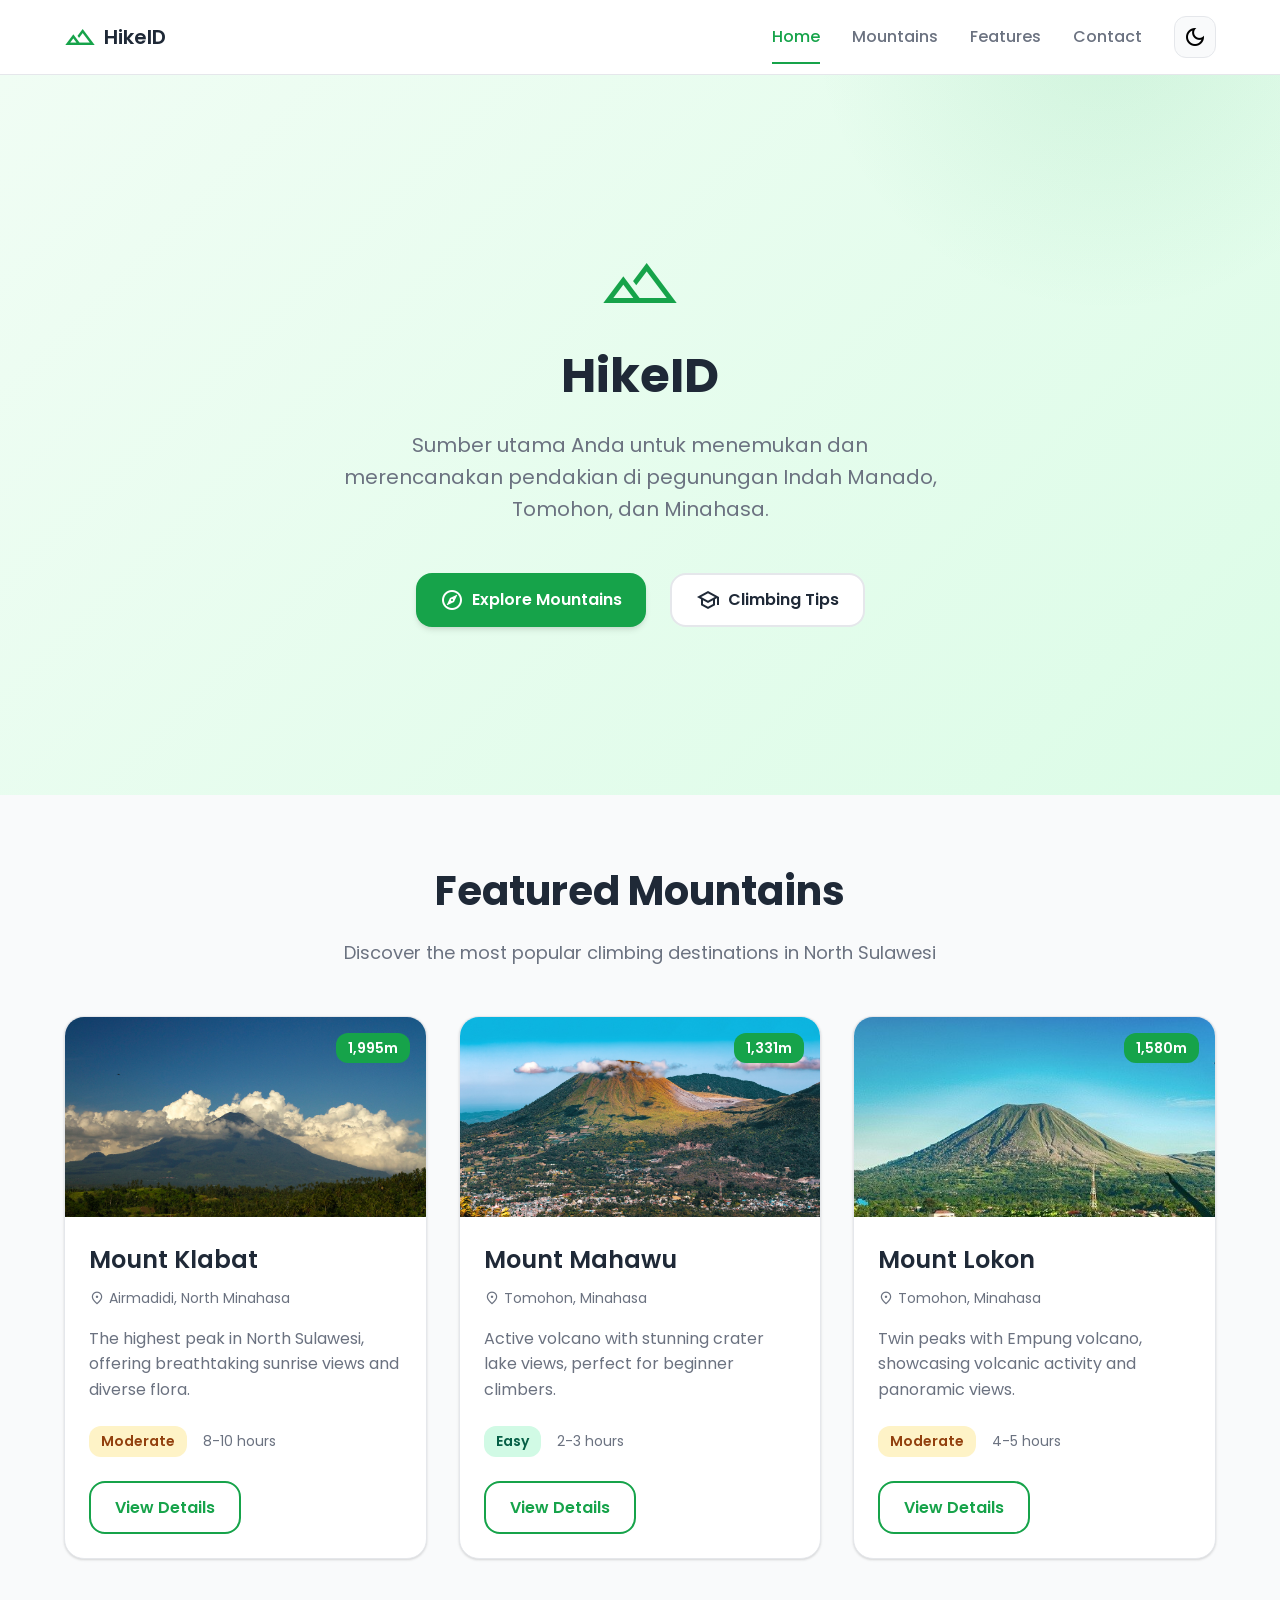
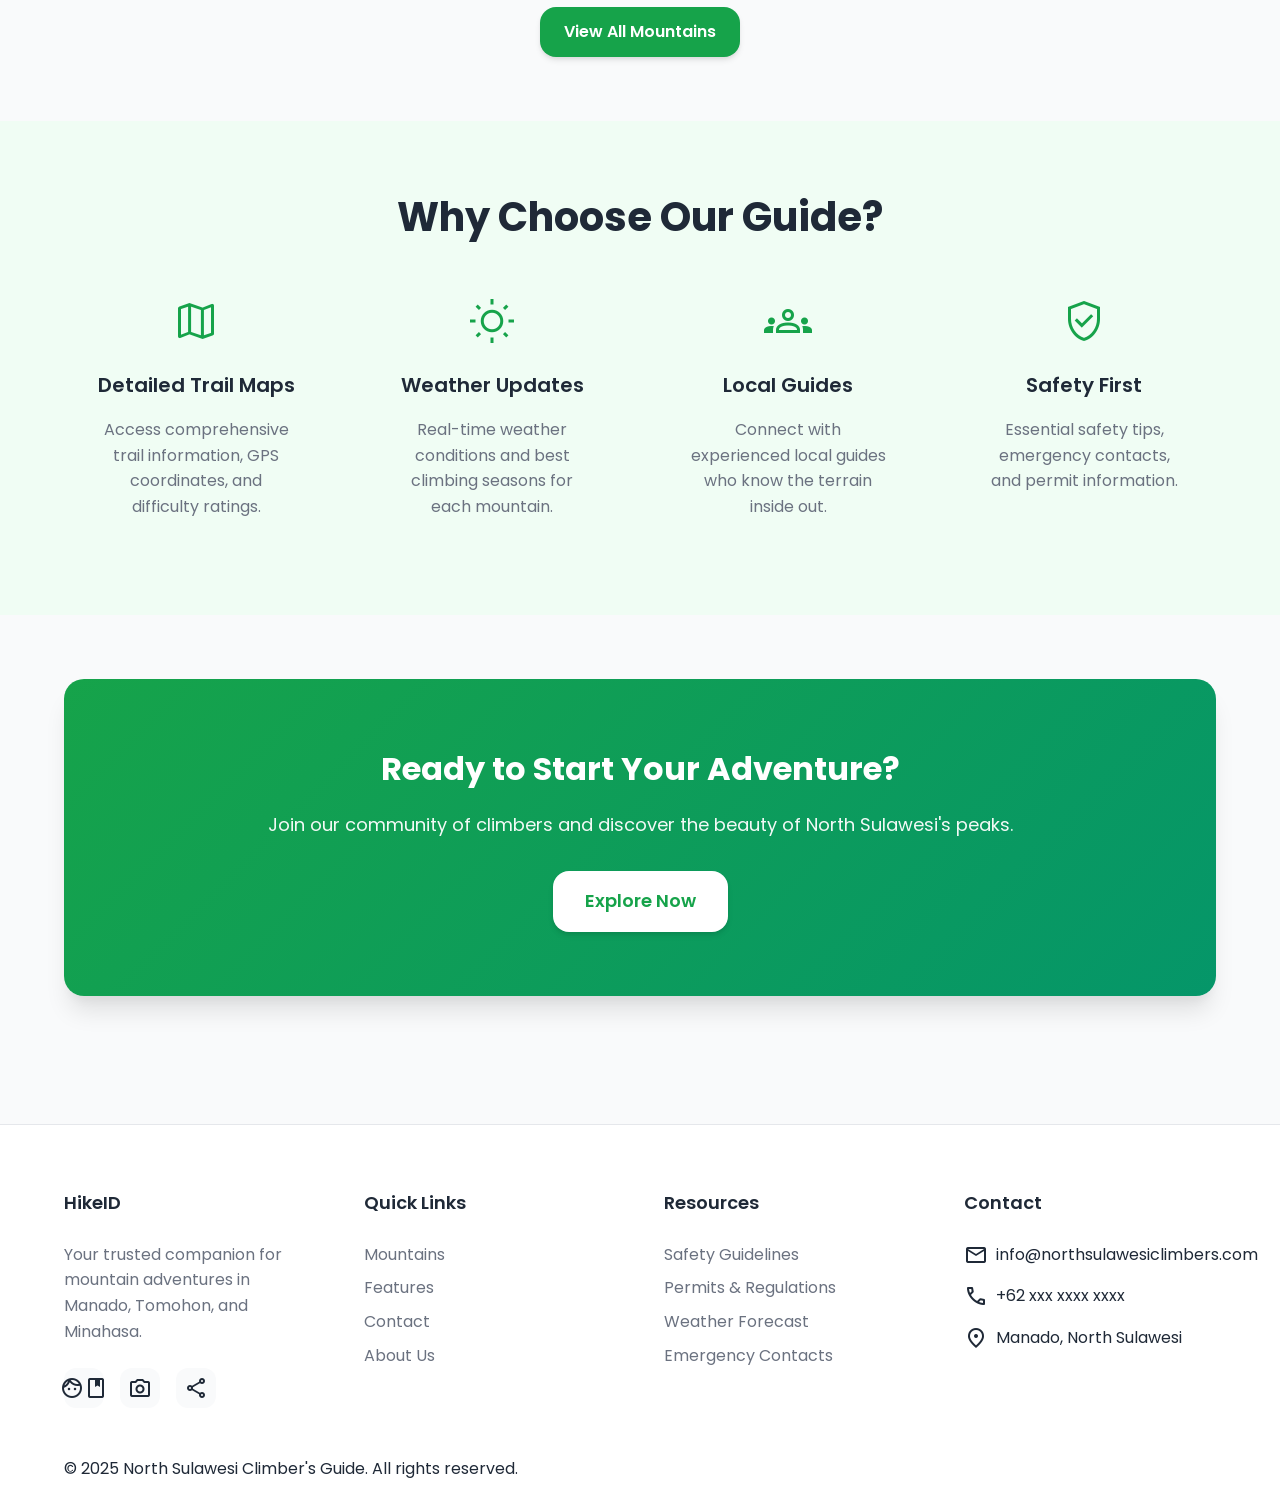
<file: Sistem Informasi Geografis/beranda.html>
<!DOCTYPE html>
<html lang="en">
<head>
  <meta charset="UTF-8">
  <meta name="viewport" content="width=device-width, initial-scale=1.0">
  <meta name="description" content="Your essential resource for discovering and planning climbs on the stunning mountains of Manado, Tomohon, and Minahasa, North Sulawesi.">
  <title>HikeID</title>
  
  <link rel="preconnect" href="https://fonts.googleapis.com">
  <link rel="preconnect" href="https://fonts.gstatic.com" crossorigin>
  <link href="https://fonts.googleapis.com/css2?family=Poppins:wght@400;500;600;700&display=swap" rel="stylesheet">
  <link href="https://fonts.googleapis.com/css2?family=Material+Symbols+Outlined:opsz,wght,FILL,GRAD@20..48,100..700,0..1,-50..200" rel="stylesheet">
  <link rel="stylesheet" href="style2.css">
  
</head>
<body>
  
  <!-- Navigation -->
  <nav class="navbar">
    <div class="container">
      <div class="nav-content">
        <a href="#" class="logo">
          <span class="material-symbols-outlined">landscape</span>
          <span>HikeID</span>
        </a>
        
        <button class="mobile-menu-btn" id="mobileMenuBtn" aria-label="Toggle menu">
          <span class="material-symbols-outlined">menu</span>
        </button>
        
        <ul class="nav-menu" id="navMenu">
          <li><a href="#" class="active">Home</a></li>
          <li><a href="#mountains">Mountains</a></li>
          <li><a href="#features">Features</a></li>
          <li><a href="#contact">Contact</a></li>
          <li>
            <button class="theme-toggle" id="themeToggle" aria-label="Toggle dark mode">
              <span class="material-symbols-outlined">dark_mode</span>
            </button>
          </li>
        </ul>
      </div>
    </div>
  </nav>

  <!-- Hero Section -->
  <section class="hero">
    <div class="hero-content">
      <span class="material-symbols-outlined hero-icon">landscape</span>
      <h1 class="hero-title">HikeID</h1>
      <p class="hero-description">
        Sumber utama Anda untuk menemukan dan merencanakan pendakian di pegunungan Indah Manado, Tomohon, dan Minahasa.
      </p>
      <div class="hero-actions">
        <a href="index.html" class="btn btn-primary">
          <span class="material-symbols-outlined">explore</span>
          Explore Mountains
        </a>
        <a href="#features" class="btn btn-secondary">
          <span class="material-symbols-outlined">school</span>
          Climbing Tips
        </a>
      </div>
    </div>
  </section>

  <!-- Featured Mountains -->
  <section class="section" id="mountains">
    <div class="container">
      <h2 class="section-title">Featured Mountains</h2>
      <p class="section-subtitle">Discover the most popular climbing destinations in North Sulawesi</p>
      
      <div class="grid">
        <!-- Mountain Card 1 -->
        <div class="card">
          <div class="card-image">
            <img src="img/Gunung Klabat.jpg" alt="Mountain Klabat">
            <span class="badge">1,995m</span>
          </div>
          <div class="card-content">
            <h3 class="card-title">Mount Klabat</h3>
            <p class="card-location">
              <span class="material-symbols-outlined">location_on</span>
              Airmadidi, North Minahasa
            </p>
            <p class="card-description">The highest peak in North Sulawesi, offering breathtaking sunrise views and diverse flora.</p>
            <div class="card-meta">
              <span class="difficulty difficulty-moderate">Moderate</span>
              <span class="duration">8-10 hours</span>
            </div>
            <a href="#" class="btn btn-outline">View Details</a>
          </div>
        </div>

        <!-- Mountain Card 2 -->
        <div class="card">
          <div class="card-image">
            <img src="img/Gunung Mahawu.jpg" alt="Mount Mahawu">
            <span class="badge">1,331m</span>
          </div>
          <div class="card-content">
            <h3 class="card-title">Mount Mahawu</h3>
            <p class="card-location">
              <span class="material-symbols-outlined">location_on</span>
              Tomohon, Minahasa
            </p>
            <p class="card-description">Active volcano with stunning crater lake views, perfect for beginner climbers.</p>
            <div class="card-meta">
              <span class="difficulty difficulty-easy">Easy</span>
              <span class="duration">2-3 hours</span>
            </div>
            <a href="#" class="btn btn-outline">View Details</a>
          </div>
        </div>

        <!-- Mountain Card 3 -->
        <div class="card">
          <div class="card-image">
            <img src="img/Gunung Lokon.jpg" alt="Mount Lokon">
            <span class="badge">1,580m</span>
          </div>
          <div class="card-content">
            <h3 class="card-title">Mount Lokon</h3>
            <p class="card-location">
              <span class="material-symbols-outlined">location_on</span>
              Tomohon, Minahasa
            </p>
            <p class="card-description">Twin peaks with Empung volcano, showcasing volcanic activity and panoramic views.</p>
            <div class="card-meta">
              <span class="difficulty difficulty-moderate">Moderate</span>
              <span class="duration">4-5 hours</span>
            </div>
            <a href="#" class="btn btn-outline">View Details</a>
          </div>
        </div>
      </div>

      <div class="text-center mt-8">
        <a href="#" class="btn btn-primary">View All Mountains</a>
      </div>
    </div>
  </section>

  <!-- Why Choose Us -->
  <section class="section bg-accent" id="features">
    <div class="container">
      <h2 class="section-title">Why Choose Our Guide?</h2>
      <div class="features-grid">
        <div class="feature-card">
          <span class="material-symbols-outlined feature-icon">map</span>
          <h3>Detailed Trail Maps</h3>
          <p>Access comprehensive trail information, GPS coordinates, and difficulty ratings.</p>
        </div>
        
        <div class="feature-card">
          <span class="material-symbols-outlined feature-icon">wb_sunny</span>
          <h3>Weather Updates</h3>
          <p>Real-time weather conditions and best climbing seasons for each mountain.</p>
        </div>
        
        <div class="feature-card">
          <span class="material-symbols-outlined feature-icon">groups</span>
          <h3>Local Guides</h3>
          <p>Connect with experienced local guides who know the terrain inside out.</p>
        </div>
        
        <div class="feature-card">
          <span class="material-symbols-outlined feature-icon">verified_user</span>
          <h3>Safety First</h3>
          <p>Essential safety tips, emergency contacts, and permit information.</p>
        </div>
      </div>
    </div>
  </section>

  <!-- CTA Section -->
  <section class="section">
    <div class="container">
      <div class="cta-box">
        <h2 class="cta-title">Ready to Start Your Adventure?</h2>
        <p class="cta-description">Join our community of climbers and discover the beauty of North Sulawesi's peaks.</p>
        <a href="#mountains" class="btn btn-primary btn-lg">Explore Now</a>
      </div>
    </div>
  </section>

  <!-- Footer -->
  <footer class="footer" id="contact">
    <div class="container">
      <div class="footer-content">
        <div class="footer-section">
          <h4 class="footer-title">HikeID</h4>
          <p class="footer-text">Your trusted companion for mountain adventures in Manado, Tomohon, and Minahasa.</p>
          <div class="social-links">
            <a href="#" aria-label="Facebook"><span class="material-symbols-outlined">facebook</span></a>
            <a href="#" aria-label="Instagram"><span class="material-symbols-outlined">photo_camera</span></a>
            <a href="#" aria-label="Twitter"><span class="material-symbols-outlined">share</span></a>
          </div>
        </div>
        
        <div class="footer-section">
          <h4 class="footer-title">Quick Links</h4>
          <ul class="footer-links">
            <li><a href="#mountains">Mountains</a></li>
            <li><a href="#features">Features</a></li>
            <li><a href="#contact">Contact</a></li>
            <li><a href="#">About Us</a></li>
          </ul>
        </div>
        
        <div class="footer-section">
          <h4 class="footer-title">Resources</h4>
          <ul class="footer-links">
            <li><a href="#">Safety Guidelines</a></li>
            <li><a href="#">Permits & Regulations</a></li>
            <li><a href="#">Weather Forecast</a></li>
            <li><a href="#">Emergency Contacts</a></li>
          </ul>
        </div>
        
        <div class="footer-section">
          <h4 class="footer-title">Contact</h4>
          <ul class="footer-contact">
            <li>
              <span class="material-symbols-outlined">email</span>
              info@northsulawesiclimbers.com
            </li>
            <li>
              <span class="material-symbols-outlined">phone</span>
              +62 xxx xxxx xxxx
            </li>
            <li>
              <span class="material-symbols-outlined">location_on</span>
              Manado, North Sulawesi
            </li>
          </ul>
        </div>
      </div>
      
      <div class="footer-bottom">
        <p>&copy; 2025 North Sulawesi Climber's Guide. All rights reserved.</p>
      </div>
    </div>
  </footer>

  <script>
    // Dark Mode Toggle
    const themeToggle = document.getElementById('themeToggle');
    const body = document.body;
    const themeIcon = themeToggle.querySelector('.material-symbols-outlined');
    
    // Check for saved theme preference
    const currentTheme = localStorage.getItem('theme') || 'light';
    if (currentTheme === 'dark') {
      body.classList.add('dark');
      themeIcon.textContent = 'light_mode';
    }
    
    themeToggle.addEventListener('click', () => {
      body.classList.toggle('dark');
      
      if (body.classList.contains('dark')) {
        themeIcon.textContent = 'light_mode';
        localStorage.setItem('theme', 'dark');
      } else {
        themeIcon.textContent = 'dark_mode';
        localStorage.setItem('theme', 'light');
      }
    });

    // Mobile Menu Toggle
    const mobileMenuBtn = document.getElementById('mobileMenuBtn');
    const navMenu = document.getElementById('navMenu');
    
    mobileMenuBtn.addEventListener('click', () => {
      navMenu.classList.toggle('active');
      const icon = mobileMenuBtn.querySelector('.material-symbols-outlined');
      icon.textContent = navMenu.classList.contains('active') ? 'close' : 'menu';
    });

    // Smooth Scroll for anchor links
    document.querySelectorAll('a[href^="#"]').forEach(anchor => {
      anchor.addEventListener('click', function (e) {
        const href = this.getAttribute('href');
        if (href !== '#') {
          e.preventDefault();
          const target = document.querySelector(href);
          if (target) {
            target.scrollIntoView({
              behavior: 'smooth',
              block: 'start'
            });
            // Close mobile menu if open
            navMenu.classList.remove('active');
            mobileMenuBtn.querySelector('.material-symbols-outlined').textContent = 'menu';
          }
        }
      });
    });

    // Add scroll effect to navbar
    let lastScroll = 0;
    const navbar = document.querySelector('.navbar');
    
    window.addEventListener('scroll', () => {
      const currentScroll = window.pageYOffset;
      
      if (currentScroll > 100) {
        navbar.style.boxShadow = '0 4px 6px -1px rgba(0, 0, 0, 0.1)';
      } else {
        navbar.style.boxShadow = 'none';
      }
      
      lastScroll = currentScroll;
    });
  </script>
</file>
<file: Sistem Informasi Geografis/style2.css>
/* ===================================
   CSS Variables & Reset
   =================================== */
:root {
  /* Colors */
  --primary: #16A34A;
  --primary-hover: #15803D;
  --primary-light: #22C55E;
  --secondary: #059669;
  --accent: #F0FDF4;
  
  /* Light Mode */
  --bg-light: #F9FAFB;
  --bg-card-light: #FFFFFF;
  --text-light: #1F2937;
  --text-secondary-light: #6B7280;
  --border-light: #E5E7EB;
  
  /* Dark Mode */
  --bg-dark: #111827;
  --bg-card-dark: #1F2937;
  --text-dark: #F9FAFB;
  --text-secondary-dark: #9CA3AF;
  --border-dark: #374151;
  
  /* Spacing */
  --spacing-xs: 0.5rem;
  --spacing-sm: 1rem;
  --spacing-md: 1.5rem;
  --spacing-lg: 2rem;
  --spacing-xl: 3rem;
  --spacing-2xl: 4rem;
  
  /* Border Radius */
  --radius: 0.75rem;
  --radius-lg: 1rem;
  --radius-xl: 1.25rem;
  
  /* Shadows */
  --shadow-sm: 0 1px 2px 0 rgba(0, 0, 0, 0.05);
  --shadow: 0 1px 3px 0 rgba(0, 0, 0, 0.1), 0 1px 2px 0 rgba(0, 0, 0, 0.06);
  --shadow-md: 0 4px 6px -1px rgba(0, 0, 0, 0.1), 0 2px 4px -1px rgba(0, 0, 0, 0.06);
  --shadow-lg: 0 10px 15px -3px rgba(0, 0, 0, 0.1), 0 4px 6px -2px rgba(0, 0, 0, 0.05);
  --shadow-xl: 0 20px 25px -5px rgba(0, 0, 0, 0.1), 0 10px 10px -5px rgba(0, 0, 0, 0.04);
  
  /* Transitions */
  --transition: all 0.3s ease;
  
  /* Apply light mode by default */
  --bg: var(--bg-light);
  --bg-card: var(--bg-card-light);
  --text: var(--text-light);
  --text-secondary: var(--text-secondary-light);
  --border: var(--border-light);
}

.dark {
  --bg: var(--bg-dark);
  --bg-card: var(--bg-card-dark);
  --text: var(--text-dark);
  --text-secondary: var(--text-secondary-dark);
  --border: var(--border-dark);
  --accent: #1F2937;
}

* {
  margin: 0;
  padding: 0;
  box-sizing: border-box;
}

body {
  font-family: 'Poppins', sans-serif;
  background-color: var(--bg);
  color: var(--text);
  line-height: 1.6;
  transition: background-color 0.3s ease, color 0.3s ease;
  min-height: 100vh;
}

img {
  max-width: 100%;
  height: auto;
  display: block;
}

a {
  text-decoration: none;
  color: inherit;
  transition: var(--transition);
}

ul {
  list-style: none;
}

/* ===================================
   Utility Classes
   =================================== */
.container {
  max-width: 1200px;
  margin: 0 auto;
  padding: 0 var(--spacing-md);
}

.text-center {
  text-align: center;
}

.mt-8 {
  margin-top: var(--spacing-xl);
}

/* ===================================
   Navigation
   =================================== */
.navbar {
  background-color: var(--bg-card);
  border-bottom: 1px solid var(--border);
  padding: var(--spacing-sm) 0;
  position: sticky;
  top: 0;
  z-index: 1000;
  backdrop-filter: blur(10px);
  background-color: rgba(255, 255, 255, 0.9);
  transition: var(--transition);
}

.dark .navbar {
  background-color: rgba(31, 41, 55, 0.9);
}

.nav-content {
  display: flex;
  justify-content: space-between;
  align-items: center;
}

.logo {
  display: flex;
  align-items: center;
  gap: var(--spacing-xs);
  font-weight: 600;
  font-size: 1.25rem;
  color: var(--text);
}

.logo .material-symbols-outlined {
  color: var(--primary);
  font-size: 2rem;
}

.mobile-menu-btn {
  display: none;
  background: none;
  border: none;
  color: var(--text);
  cursor: pointer;
  font-size: 1.5rem;
}

.nav-menu {
  display: flex;
  align-items: center;
  gap: var(--spacing-lg);
}

.nav-menu a {
  color: var(--text-secondary);
  font-weight: 500;
  padding: var(--spacing-xs) 0;
  position: relative;
}

.nav-menu a:hover,
.nav-menu a.active {
  color: var(--primary);
}

.nav-menu a.active::after {
  content: '';
  position: absolute;
  bottom: -8px;
  left: 0;
  right: 0;
  height: 2px;
  background-color: var(--primary);
}

.theme-toggle {
  background-color: var(--bg);
  border: 1px solid var(--border);
  padding: var(--spacing-xs);
  border-radius: var(--radius);
  cursor: pointer;
  display: flex;
  align-items: center;
  justify-content: center;
  transition: var(--transition);
}

.theme-toggle:hover {
  background-color: var(--primary);
  border-color: var(--primary);
  color: white;
}

/* ===================================
   Hero Section
   =================================== */
.hero {
  min-height: 80vh;
  display: flex;
  align-items: center;
  justify-content: center;
  text-align: center;
  padding: var(--spacing-2xl) var(--spacing-md);
  background: linear-gradient(135deg, #F0FDF4 0%, #DCFCE7 100%);
  position: relative;
  overflow: hidden;
}

.dark .hero {
  background: linear-gradient(135deg, #1F2937 0%, #111827 100%);
}

.hero::before {
  content: '';
  position: absolute;
  top: -50%;
  right: -10%;
  width: 600px;
  height: 600px;
  background: radial-gradient(circle, rgba(22, 163, 74, 0.1) 0%, transparent 70%);
  border-radius: 50%;
}

.hero-content {
  position: relative;
  z-index: 1;
  max-width: 800px;
}

.hero-icon {
  font-size: 5rem;
  color: var(--primary);
  margin-bottom: var(--spacing-md);
  display: inline-block;
  animation: float 3s ease-in-out infinite;
}

@keyframes float {
  0%, 100% { transform: translateY(0); }
  50% { transform: translateY(-20px); }
}

.hero-title {
  font-size: 3rem;
  font-weight: 700;
  margin-bottom: var(--spacing-md);
  color: var(--text);
  line-height: 1.2;
}

.hero-description {
  font-size: 1.25rem;
  color: var(--text-secondary);
  margin-bottom: var(--spacing-xl);
  max-width: 600px;
  margin-left: auto;
  margin-right: auto;
}

.hero-actions {
  display: flex;
  gap: var(--spacing-md);
  justify-content: center;
  flex-wrap: wrap;
}

/* ===================================
   Buttons
   =================================== */
.btn {
  display: inline-flex;
  align-items: center;
  gap: var(--spacing-xs);
  padding: 0.75rem 1.5rem;
  border-radius: var(--radius-lg);
  font-weight: 600;
  cursor: pointer;
  border: none;
  transition: var(--transition);
  text-align: center;
  justify-content: center;
}

.btn-primary {
  background-color: var(--primary);
  color: white;
  box-shadow: var(--shadow-md);
}

.btn-primary:hover {
  background-color: var(--primary-hover);
  box-shadow: var(--shadow-lg);
  transform: translateY(-2px);
}

.btn-secondary {
  background-color: var(--bg-card);
  color: var(--text);
  border: 2px solid var(--border);
}

.btn-secondary:hover {
  border-color: var(--primary);
  color: var(--primary);
}

.btn-outline {
  background-color: transparent;
  color: var(--primary);
  border: 2px solid var(--primary);
}

.btn-outline:hover {
  background-color: var(--primary);
  color: white;
}

.btn-lg {
  padding: 1rem 2rem;
  font-size: 1.125rem;
}

/* ===================================
   Sections
   =================================== */
.section {
  padding: var(--spacing-2xl) 0;
}

.section-title {
  font-size: 2.5rem;
  font-weight: 700;
  text-align: center;
  margin-bottom: var(--spacing-sm);
  color: var(--text);
}

.section-subtitle {
  text-align: center;
  color: var(--text-secondary);
  font-size: 1.125rem;
  margin-bottom: var(--spacing-xl);
  max-width: 600px;
  margin-left: auto;
  margin-right: auto;
}

.bg-accent {
  background-color: var(--accent);
}

/* ===================================
   Grid & Cards
   =================================== */
.grid {
  display: grid;
  grid-template-columns: repeat(auto-fit, minmax(320px, 1fr));
  gap: var(--spacing-lg);
}

.card {
  background-color: var(--bg-card);
  border-radius: var(--radius-xl);
  overflow: hidden;
  box-shadow: var(--shadow);
  transition: var(--transition);
  border: 1px solid var(--border);
}

.card:hover {
  transform: translateY(-8px);
  box-shadow: var(--shadow-xl);
}

.card-image {
  position: relative;
  height: 200px;
  overflow: hidden;
}

.card-image img {
  width: 100%;
  height: 100%;
  object-fit: cover;
  transition: transform 0.5s ease;
}

.card:hover .card-image img {
  transform: scale(1.1);
}

.badge {
  position: absolute;
  top: var(--spacing-sm);
  right: var(--spacing-sm);
  background-color: var(--primary);
  color: white;
  padding: 0.25rem 0.75rem;
  border-radius: var(--radius);
  font-weight: 600;
  font-size: 0.875rem;
}

.card-content {
  padding: var(--spacing-md);
}

.card-title {
  font-size: 1.5rem;
  font-weight: 600;
  margin-bottom: var(--spacing-xs);
  color: var(--text);
}

.card-location {
  display: flex;
  align-items: center;
  gap: 0.25rem;
  color: var(--text-secondary);
  font-size: 0.875rem;
  margin-bottom: var(--spacing-sm);
}

.card-location .material-symbols-outlined {
  font-size: 1rem;
}

.card-description {
  color: var(--text-secondary);
  margin-bottom: var(--spacing-md);
  line-height: 1.6;
}

.card-meta {
  display: flex;
  align-items: center;
  gap: var(--spacing-sm);
  margin-bottom: var(--spacing-md);
  flex-wrap: wrap;
}

.difficulty {
  padding: 0.25rem 0.75rem;
  border-radius: var(--radius);
  font-size: 0.875rem;
  font-weight: 600;
}

.difficulty-easy {
  background-color: #D1FAE5;
  color: #065F46;
}

.difficulty-moderate {
  background-color: #FEF3C7;
  color: #92400E;
}

.difficulty-hard {
  background-color: #FEE2E2;
  color: #991B1B;
}

.duration {
  display: flex;
  align-items: center;
  gap: 0.25rem;
  color: var(--text-secondary);
  font-size: 0.875rem;
}

/* ===================================
   Features Grid
   =================================== */
.features-grid {
  display: grid;
  grid-template-columns: repeat(auto-fit, minmax(250px, 1fr));
  gap: var(--spacing-lg);
}

.feature-card {
  text-align: center;
  padding: var(--spacing-lg);
}

.feature-icon {
  font-size: 3rem;
  color: var(--primary);
  margin-bottom: var(--spacing-md);
}

.feature-card h3 {
  font-size: 1.25rem;
  font-weight: 600;
  margin-bottom: var(--spacing-sm);
  color: var(--text);
}

.feature-card p {
  color: var(--text-secondary);
  line-height: 1.6;
}

/* ===================================
   CTA Section
   =================================== */
.cta-box {
  background: linear-gradient(135deg, var(--primary) 0%, var(--secondary) 100%);
  color: white;
  padding: var(--spacing-2xl);
  border-radius: var(--radius-xl);
  text-align: center;
  box-shadow: var(--shadow-xl);
}

.cta-title {
  font-size: 2rem;
  font-weight: 700;
  margin-bottom: var(--spacing-sm);
}

.cta-description {
  font-size: 1.125rem;
  margin-bottom: var(--spacing-lg);
  opacity: 0.95;
}

.cta-box .btn-primary {
  background-color: white;
  color: var(--primary);
}

.cta-box .btn-primary:hover {
  background-color: rgba(255, 255, 255, 0.9);
}

/* ===================================
   Footer
   =================================== */
.footer {
  background-color: var(--bg-card);
  border-top: 1px solid var(--border);
  padding: var(--spacing-2xl) 0 var(--spacing-md);
  margin-top: var(--spacing-2xl);
}

.footer-content {
  display: grid;
  grid-template-columns: repeat(auto-fit, minmax(250px, 1fr));
  gap: var(--spacing-xl);
  margin-bottom: var(--spacing-xl);
}

.footer-title {
  font-size: 1.125rem;
  font-weight: 600;
  margin-bottom: var(--spacing-md);
  color: var(--text);
}

.footer-text {
  color: var(--text-secondary);
  margin-bottom: var(--spacing-md);
  line-height: 1.6;
}

.social-links {
  display: flex;
  gap: var(--spacing-sm);
}

.social-links a {
  width: 40px;
  height: 40px;
  display: flex;
  align-items: center;
  justify-content: center;
  background-color: var(--bg);
  border-radius: var(--radius);
  transition: var(--transition);
}

.social-links a:hover {
  background-color: var(--primary);
  color: white;
}

.footer-links {
  display: flex;
  flex-direction: column;
  gap: var(--spacing-xs);
}

.footer-links a {
  color: var(--text-secondary);
}

.footer-links a:hover {
  color: var(--primary);
}

.footer-contact {
  display: flex;
  flex-direction: column;
  gap: var(--spacing-sm);
}

.footer-contact li {
  display: flex;
  align-items: center;
  gap: 0.5rem;
}
</file>
